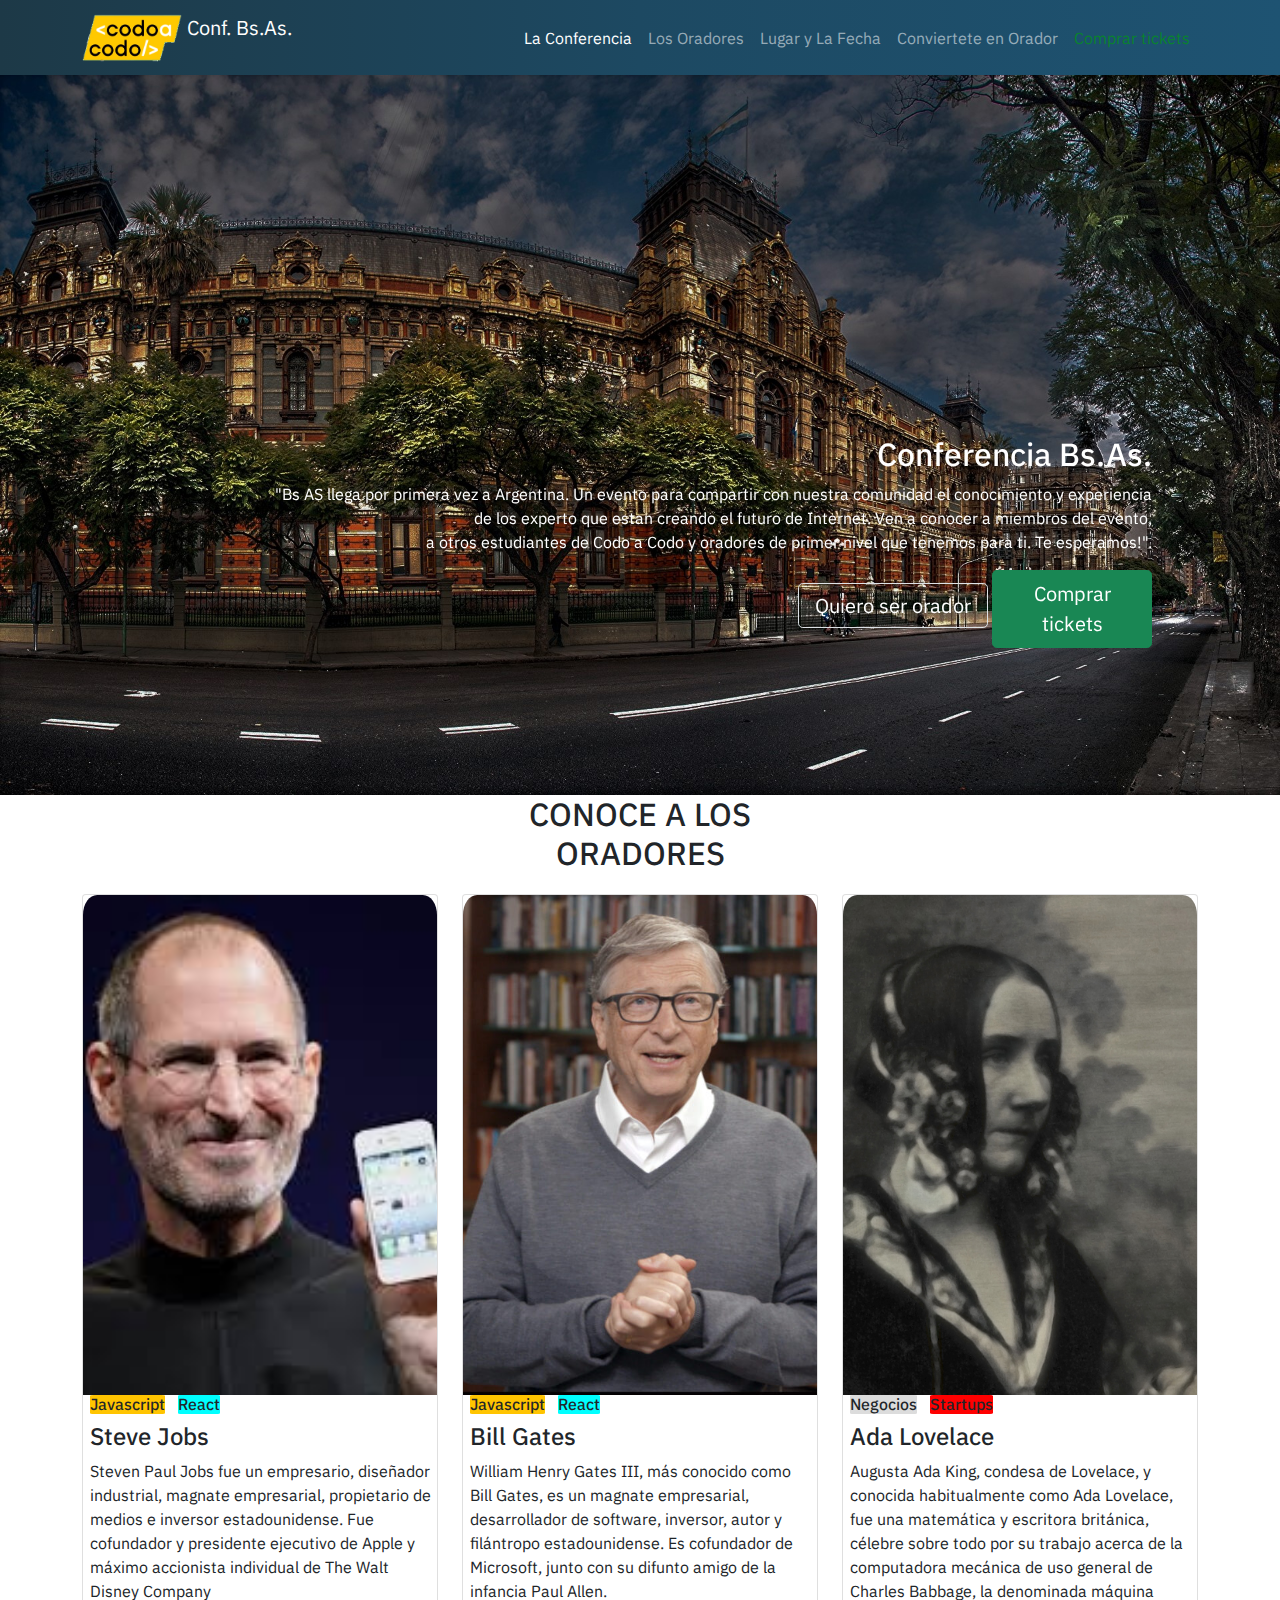
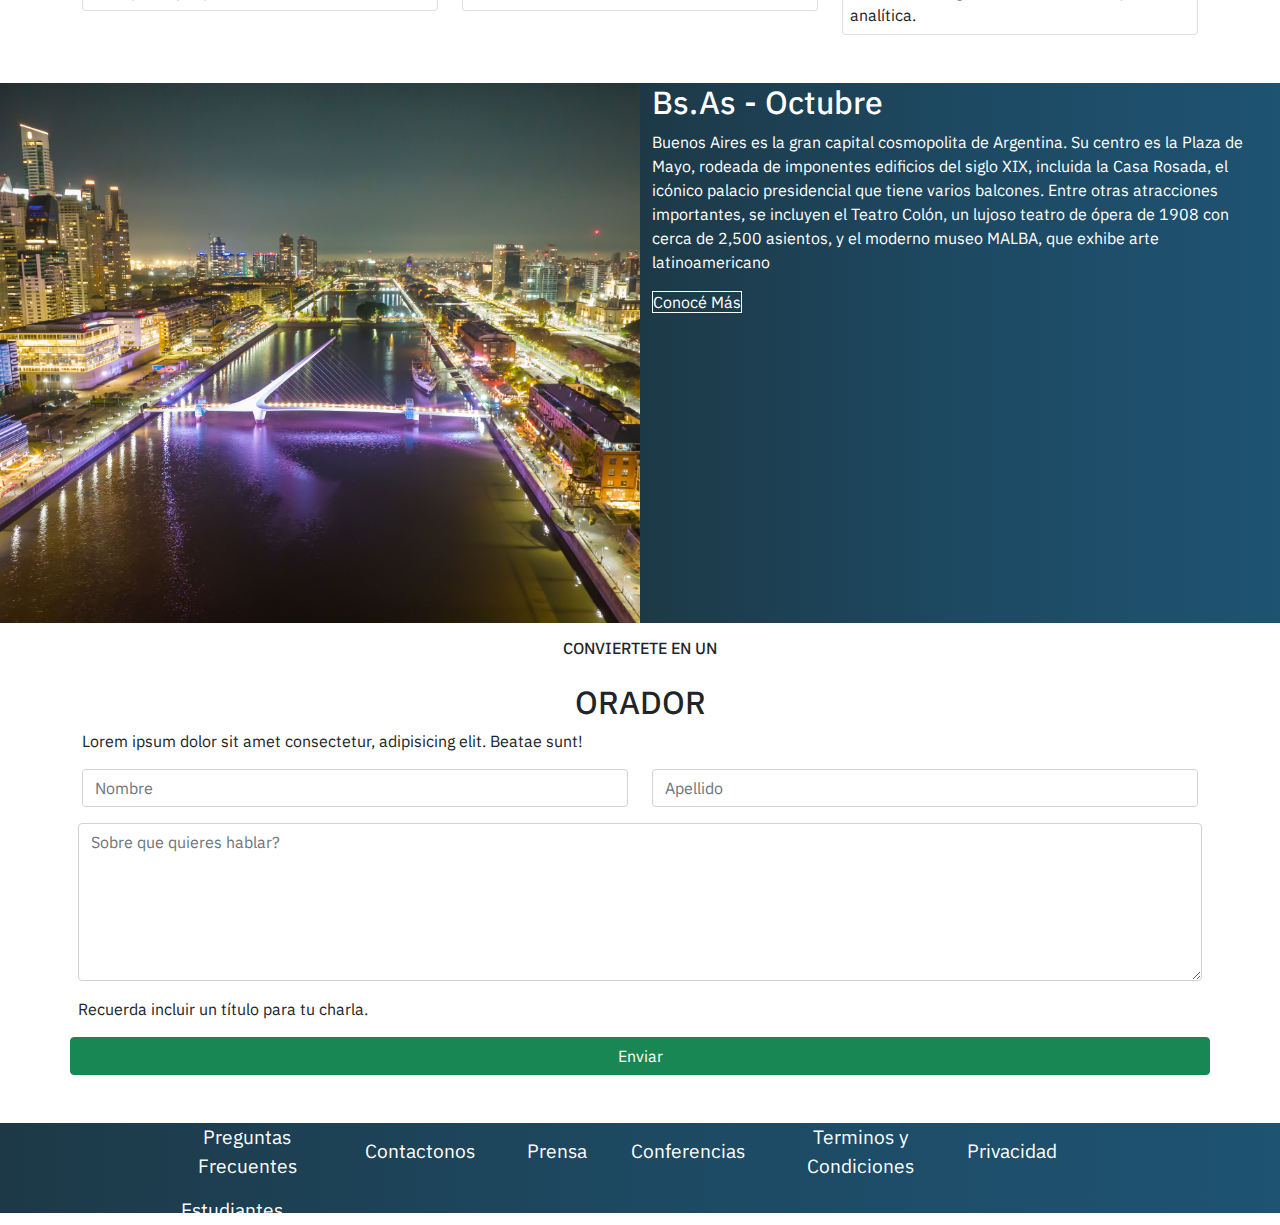
<file: index.html>
<!DOCTYPE html>
<html lang="es">

<head>
  <meta charset="UTF-8">
  <meta http-equiv="X-UA-Compatible" content="IE=edge">
  <meta name="viewport" content="width=device-width, initial-scale=1.0">
  <title>Proyecto</title>
  <link rel="icon" type="image/x-icon" href="./assets/img/codoacodo.ico">
  <link rel="stylesheet" href="./css/bootstrap.min.css">
  <link rel="stylesheet" href="./css/estilos.css">

</head>

<body>
  <header class="header">

    <nav class="navbar navbar-expand-lg navbar-dark colorGris">
      <div class="container">
        <a class="navbar-brand" href="#">
          <img src="./assets/img/codoacodo.png" alt="Logo" width="100px" class="d-inline-block align-text-top">
          Conf. Bs.As.
        </a>
        <button class="navbar-toggler" type="button" data-bs-toggle="collapse" data-bs-target="#navbarNav"
          aria-controls="navbarNav" aria-expanded="false" aria-label="Toggle navigation">
          <span class="navbar-toggler-icon"></span>
        </button>
        <div class="collapse navbar-collapse" id="navbarNav">
          <ul class="navbar-nav w-100 justify-content-end">
            <li class="nav-item">
              <a class="nav-link active" aria-current="page" href="#laConferencia">La Conferencia</a>
            </li>
            <li class="nav-item">
              <a class="nav-link" href="#losOradores">Los Oradores</a>
            </li>
            <li class="nav-item">
              <a class="nav-link" href="#lugarYfecha">Lugar y La Fecha</a>
            </li>
            <li class="nav-item">
              <a class="nav-link" href="#convierteteEnOrador">Conviertete en Orador</a>
            </li>
            <li class="nav-item">
              <a class="nav-link colorVerde" href="./pages/comprar_tickets.html">Comprar tickets</a>
            </li>
          </ul>
        </div>
      </div>
    </nav>




  </header>


  <main>
    <div id="carouselExampleSlidesOnly" class="carousel slide" data-bs-ride="carousel">
      <div class="carousel-inner">
        <div class="carousel-item active">
          <img src="./assets/img/ba1.jpg" class="d-block w-100" alt="...">
        </div>
        <div class="carousel-item">
          <img src="./assets/img/ba2.jpg" class="d-block w-100" alt="...">
        </div>
        <div class="carousel-item">
          <img src="./assets/img/ba3.jpg" class="d-block w-100" alt="...">
        </div>
        <div class="carousel-caption h-50 col-9 text-md">

          <h2 class="">Conferencia Bs.As.</h2>
          <p class="text-gray-500">"Bs AS llega por primera vez a Argentina. Un evento para compartir con nuestra
            comunidad el conocimiento y experiencia<br> de los experto que estan creando el futuro de Internet. Ven a
            conocer a miembros del evento,<br> a otros estudiantes de Codo a Codo y oradores de primer nivel que
            tenemos para ti. Te esperamos!".</p>
            <div class="botones">
          <a class="botOra col-2 border  text-decoration-none btn-lg"
            href="#convierteteEnOrador">Quiero ser orador</a>
          <a class="compTick col-2 btn btn-primary btn-lg bg-success border border-success"
            href="./pages/comprar_tickets.html">Comprar tickets</a>
          </div>
        </div>
      </div>
    </div>




    <section id="losOradores" class="container">
      <h2 class="tituloRadores text-center"><span>CONOCE A LOS</span> <br> ORADORES</h2>
      <div class="row">
        <div class="col-sm-12 col-md-4">
          <div class="card">
            <img src="./assets/img/steve.jpg" alt="Steve Jobs" class="card-img-top">
            <div class="card-body d-flex">
              <h6 class="tituloCardBodyJv ">Javascript</h6>
              <h6 class="tituloCardBodyRe ">React</h6>
            </div>
            <h4>Steve Jobs</h4>
            <p class="card-text">Steven Paul Jobs ​​​​fue un empresario, diseñador industrial, magnate empresarial,
              propietario de medios e inversor estadounidense. Fue cofundador y presidente ejecutivo de Apple​ y
              máximo accionista individual de The Walt Disney Company</p>

          </div>

        </div>
        <div class="col-sm-12 col-md-4">
          <div class="card">
            <img src="./assets/img/bill.jpg" alt="Bill Gates" class="card-img-top">

            <div class="card-body d-flex">
              <h6 class="tituloCardBodyJv">Javascript</h6>
              <h6 class="tituloCardBodyRe">React</h6>
            </div>
            <h4>Bill Gates</h4>
            <p class="card-text">William Henry Gates III, más conocido como Bill Gates, es un magnate empresarial,
              desarrollador de software, inversor, autor y filántropo estadounidense. Es cofundador de Microsoft,
              junto con su difunto amigo de la infancia Paul Allen.</p>
          </div>
        </div>
        <div class="col-sm-12 col-md-4">
          <div class="card">
            <img src="./assets/img/ada.jpeg" alt="Ada" class="card-img-top">
            <div class="card-body d-flex">
              <h6 class="tituloCardBodyNeg">Negocios</h6>
              <h6 class="tituloCardBodySta">Startups</h6>
            </div>
            <h4>Ada Lovelace</h4>
            <p class="card-text">Augusta Ada King, condesa de Lovelace, y conocida habitualmente como Ada Lovelace,
              fue
              una matemática y escritora británica, célebre sobre todo por su trabajo acerca de la computadora
              mecánica
              de uso general de Charles Babbage, la denominada máquina analítica.</p>
          </div>
        </div>

      </div>
    </section>

    </div>


    <section id="lugarYfecha" class="container-fluid mt-5">
      <div class="row">
        <div class="col-sm-12 col-md-6 columnaIzq">

        </div>
        <div class="col-sm-12 col-md-6 columnaDer">
          <h2>Bs.As - Octubre</h2>
          <p>Buenos Aires es la gran capital cosmopolita de Argentina. Su centro es la Plaza de Mayo, rodeada de
            imponentes edificios del siglo XIX, incluida la Casa Rosada, el icónico palacio presidencial que tiene
            varios balcones. Entre otras atracciones importantes, se incluyen el Teatro Colón, un lujoso teatro de
            ópera de 1908 con cerca de 2,500 asientos, y el moderno museo MALBA, que exhibe arte latinoamericano</p>
          <a class="border border-white text-white text-decoration-none" href="">Conocé Más</a>
        </div>
      </div>

    </section>

    <div class="container">

      <form class="row">
        <h6 class="tituloRadores text-center g-3">CONVIERTETE EN UN</h6>
        <h2 class="tituloRadores text-center font-weight-bold g-3">ORADOR</h2>
        <p>Lorem ipsum dolor sit amet consectetur, adipisicing elit. Beatae sunt!</p>
        <div class="col-6">
          <input type="text" class="form-control" id="exampleFormControlInput1" placeholder="Nombre" required>
        </div>
        <div class="col-6">
          <input type="text" class="form-control" id="exampleFormControlInput2" placeholder="Apellido" required>
        </div>
        <div class="col-12 g-3">

          <textarea type="text" class="form-control" id="exampleFormControlTextarea1" cols="44" rows="6"
            placeholder="Sobre que quieres hablar?" required></textarea>


        </div>
        <p class="g-3">Recuerda incluir un título para tu charla.</p>
        <button type="submit" class="btn btn-primary bg-success border border-success">Enviar</button>
      </form>
    </div>

  </main>

  <footer class="footer container-fluid mt-5">
    <div class="contenedorFooter row text-center gap-3 w-75 h-100 mx-auto d-flex align-items-center ">
      <a class="col-sm-12 col-md-2" href="">Preguntas Frecuentes</a>
      <a class="col-sm-12 col-md-2" href="">Contactonos</a>
      <a class="col-sm-12 col-md-1" href="">Prensa</a>
      <a class="col-sm-12 col-md-2" href="">Conferencias</a>
      <a class="col-sm-12 col-md-2" href="">Terminos y Condiciones</a>
      <a class="col-sm-12 col-md-1" href="">Privacidad</a>
      <a class="col-sm-12 col-md-1" href="">Estudiantes</a>
    </div>
  </footer>
  <script src="./js/bootstrap.bundle.min.js"></script>
</body>

</html>
</file>
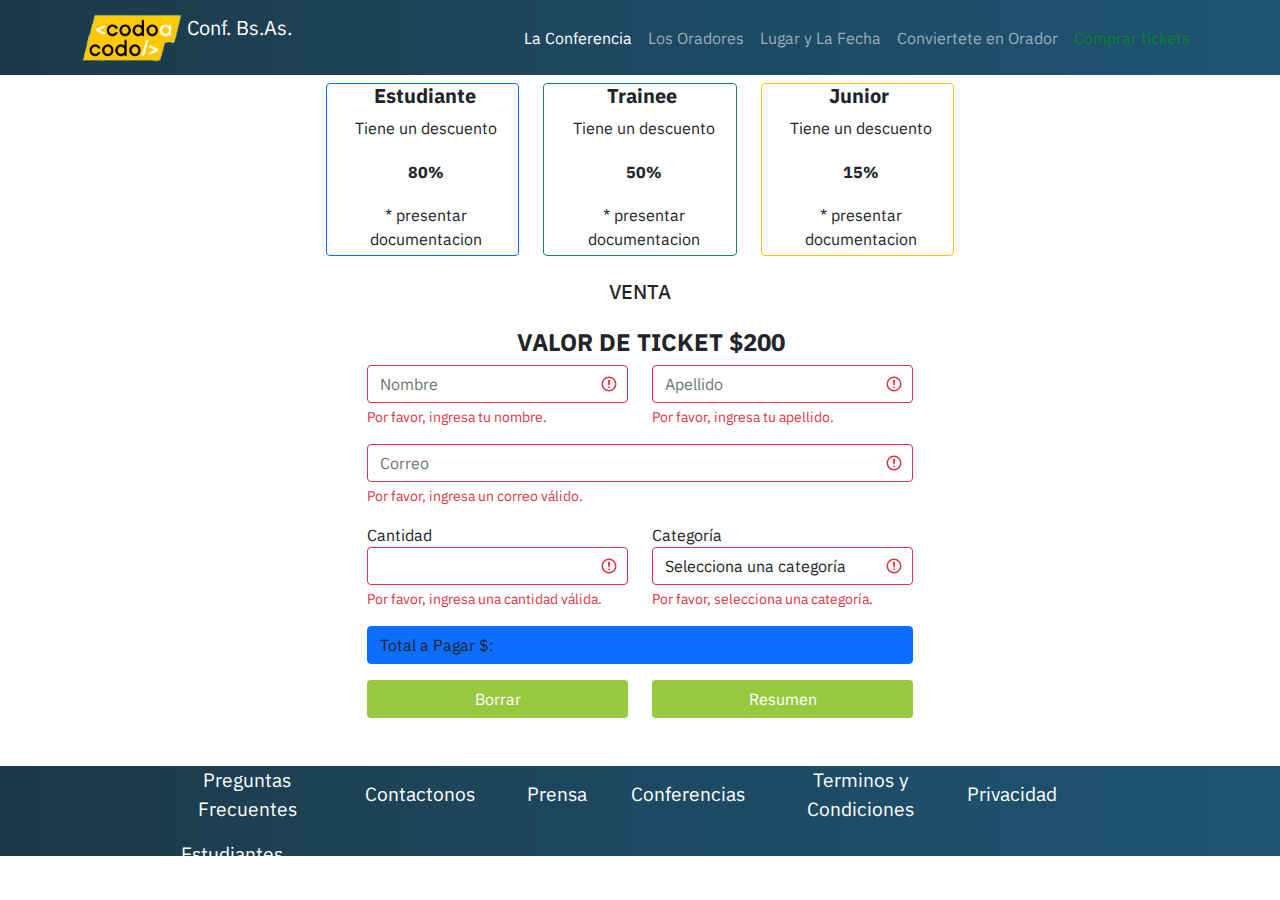
<file: pages/comprar_tickets.html>
<!DOCTYPE html>
<html lang="es">

<head>
  <meta charset="UTF-8">
  <meta http-equiv="X-UA-Compatible" content="IE=edge">
  <meta name="viewport" content="width=device-width, initial-scale=1.0">
  <link rel="icon" type="image/x-icon" href="../assets/img/codoacodo.ico">
  <title>Compra tus entradas</title>
  <link rel="stylesheet" href="../css/bootstrap.min.css">
  <link rel="stylesheet" href="../css/estilos.css">
</head>

<body>
  <header class="header">

    <nav class="navbar navbar-expand-lg navbar-dark colorGris">
      <div class="container">
        <a class="navbar-brand" href="#">
          <img src="../assets/img/codoacodo.png" alt="Logo" width="100px" class="d-inline-block align-text-top">
          Conf. Bs.As.
        </a>
        <button class="navbar-toggler" type="button" data-bs-toggle="collapse" data-bs-target="#navbarNav"
          aria-controls="navbarNav" aria-expanded="false" aria-label="Toggle navigation">
          <span class="navbar-toggler-icon"></span>
        </button>
        <div class="collapse navbar-collapse" id="navbarNav">
          <ul class="navbar-nav w-100 justify-content-end">
            <li class="nav-item">
              <a class="nav-link active" aria-current="page" href="../index.html#laConferencia">La Conferencia</a>
            </li>
            <li class="nav-item">
              <a class="nav-link" href="../index.html#losOradores">Los Oradores</a>
            </li>
            <li class="nav-item">
              <a class="nav-link" href="../index.html#lugarYfecha">Lugar y La Fecha</a>
            </li>
            <li class="nav-item">
              <a class="nav-link" href="../index.html#convierteteEnOrador">Conviertete en Orador</a>
            </li>
            <li class="nav-item">
              <a class="nav-link colorVerde" href="#inicio">Comprar tickets</a>
            </li>
          </ul>
        </div>
      </div>
    </nav>
  </header>



  <main id="inicio">

    <div class="row justify-content-center text-center">
      <div class="col-sm-6 col-lg-2">
        <div class="card border-primary">
          <div class="card-body">
            <h5 class="card-title"><strong>Estudiante</strong></h5>
            <p class="card-text">Tiene un descuento</p>
            <p class="card-text"><strong>80%</strong></p>
            <p class="card-text">* presentar documentacion</p>

          </div>
        </div>
      </div>
      <div class="col-sm-6 col-lg-2">
        <div class="card border-success">
          <div class="card-body">
            <h5 class="card-title font-weight-bold"><strong>Trainee</strong></h5>
            <p class="card-text">Tiene un descuento</p>
            <p class="card-text"><strong>50%</strong></p>
            <p class="card-text">* presentar documentacion</p>

          </div>
        </div>
      </div>
      <div class="col-sm-6 col-lg-2">
        <div class="card border-warning">
          <div class="card-body">
            <h5 class="card-title"><strong>Junior</strong></h5>
            <p class="card-text">Tiene un descuento</p>
            <p class="card-text"><strong>15%</strong></p>
            <p class="card-text">* presentar documentacion</p>


          </div>
        </div>
      </div>
      <h5 class="mt-4 mb-4">VENTA</h5>
    </div>

    <div class="container">

      <h4 class="card-title justify-content-center text-center"><strong>VALOR DE TICKET $200</strong></h4>


      <div class="row">
        <div class="col-md-6 offset-md-3">
          <form class="needs-validation was-validated" id="myForm" novalidate>
            <div class="row">
              <div class="form-group col-sm-6">
                <input id="nombreCliente" type="text" class="form-control" placeholder="Nombre" required>
                <div class="invalid-feedback">
                  Por favor, ingresa tu nombre.
                </div>
              </div>
              <div class="form-group col-sm-6">
                <input type="text" class="form-control" id="apellido" placeholder="Apellido" required>
                <div class="invalid-feedback">
                  Por favor, ingresa tu apellido.
                </div>
              </div>
            </div>
            <div class="form-group mb-3 mt-3">
              <input type="email" class="form-control" id="email" placeholder="Correo" required>
              <div class="invalid-feedback">
                Por favor, ingresa un correo válido.
              </div>
            </div>
            <div class="row">
              <div class="form-group col-sm-6">
                <label for="cantidad">Cantidad</label>
                <input type="number" class="form-control" id="cantidad" min="1" required>
                <div class="invalid-feedback">
                  Por favor, ingresa una cantidad válida.
                </div>
              </div>
              <div class="form-group col-sm-6">
                <label for="evento">Categoría</label>
                <select class="form-control" id="evento" required>
                  <option value="">Selecciona una categoría</option>
                  <option value="estu">Estudiante</option>
                  <option value="trai">Trainee</option>
                  <option value="juni">Junior</option>
                  <option value="visi">Visitante</option>
                </select>
                <div class="invalid-feedback">
                  Por favor, selecciona una categoría.
                </div>
              </div>
            </div>
            <div class="form-group">
              <div class="mt-3 text-left">
                <span class="input-group-text border-primary bg-primary" id="resultadoAPagar">Total a Pagar $:</span>
              </div>
            </div>
            <div class="row mt-3">
              <div class="col">
                <button class="btn w-100 text-white" style="background-color: #97c93e;" type="reset">Borrar</button>
              </div>
              <div class="col">
                <button class="btn w-100 text-white" style="background-color: #97c93e;" type="submit">Resumen</button>
              </div>
            </div>
          </form>
        </div>
      </div>
  </main>
 

  <footer class="footer container-fluid mt-5">
    <div class="contenedorFooter row text-center gap-3 w-75 h-100 mx-auto d-flex align-items-center ">
      <a class="col-sm-12 col-md-2" href="">Preguntas Frecuentes</a>
      <a class="col-sm-12 col-md-2" href="">Contactonos</a>
      <a class="col-sm-12 col-md-1" href="">Prensa</a>
      <a class="col-sm-12 col-md-2" href="">Conferencias</a>
      <a class="col-sm-12 col-md-2" href="">Terminos y Condiciones</a>
      <a class="col-sm-12 col-md-1" href="">Privacidad</a>
      <a class="col-sm-12 col-md-1" href="">Estudiantes</a>
    </div>
  </footer>

  
  
  <script src="../js/bootstrap.bundle.min.js"></script>
  <script src="../js/entradas.js"></script>
</body>

</html>
</file>
<file: css/estilos.css>
@import url('https://fonts.googleapis.com/css2?family=Anuphan:wght@100;200;300;400;600;700&display=swap');

* {
    margin: 0;
    padding: 0;
    box-sizing: border-box;
}

body {
    font-family: 'Anuphan', sans-serif;
}

.colorGris {
    background: linear-gradient(to right, #1d3947, #1d4962, #1e5372)
}

.botOra {
    color: white;
}

img {
    opacity: 1;
    object-fit: cover;
}

.navbar-dark .navbar-nav .colorVerde {
    color: rgb(9, 130, 47);
}

.carousel-caption{
    text-align: end;
}
.card {
    margin-top: 4%;
}

.card img {
    width: 100%;
    height: 500px;
    object-fit: cover;
    border-radius: 4% 4% 0px 0px;
}


.tituloCardBodyJv {
    height: 20%;
    margin-right: 0.8rem;
    border-radius: 5%;
    background-color: rgb(255, 196, 0);
}

.tituloCardBodyRe {
    height: 20%;
    margin-right: 0.8rem;
    border-radius: 5%;
    background-color: cyan;
}

.tituloCardBodyNeg {
    height: 20%;
    margin-right: 0.8rem;
    border-radius: 5%;
    background-color: gainsboro;
}

.tituloCardBodySta {
    height: 20%;
    margin-right: 0.8rem;
    border-radius: 5%;
    background-color: red;
}

.card-body {
    padding: 0;
    margin-left: 2%;
}


h4 {
    padding: 0;
    margin-left: 2%;
    margin-top: 0%;
}

.card-text {
    margin-left: 2%;
    padding-bottom: 2%;
}

.columnaIzq {
    background-image: url("../assets/img/ba4.jpg");
    background-size: cover;
    background-position: center;
    background-repeat: no-repeat;
    height: 60vh;
}

.columnaDer {
    background: linear-gradient(to right, #1d3947, #1d4962, #1e5372);
    color: white;
    height: 60vh;
}

.footer {
    background: linear-gradient(to right, #1d3947, #1d4962, #1e5372);
   height: 10vh;
}

.contenedorFooter a {
    color: white;
    text-decoration: none;
    font-size: 1.2rem;
}

@media screen and (max-width: 567px) {
    .carousel-caption {
        color: black;
        text-align: center;
        position:absolute;
        top: 35%;
    }

    .carousel-inner {
        display: block;
        text-align: center;
        height: 770px;
        
    }

    .botOra {
        color: black;
        width: 100%;
        display: block;
        text-align: center;
        padding:0;
        margin-top: 3%;
    }

    .compTick {
        color: black;
        width: 100%;
        display: block;
        text-align: center;
        padding: 0;
        margin-top: 3%;
    }
    .footer{
        height: 100%;
    }
}
</file>
